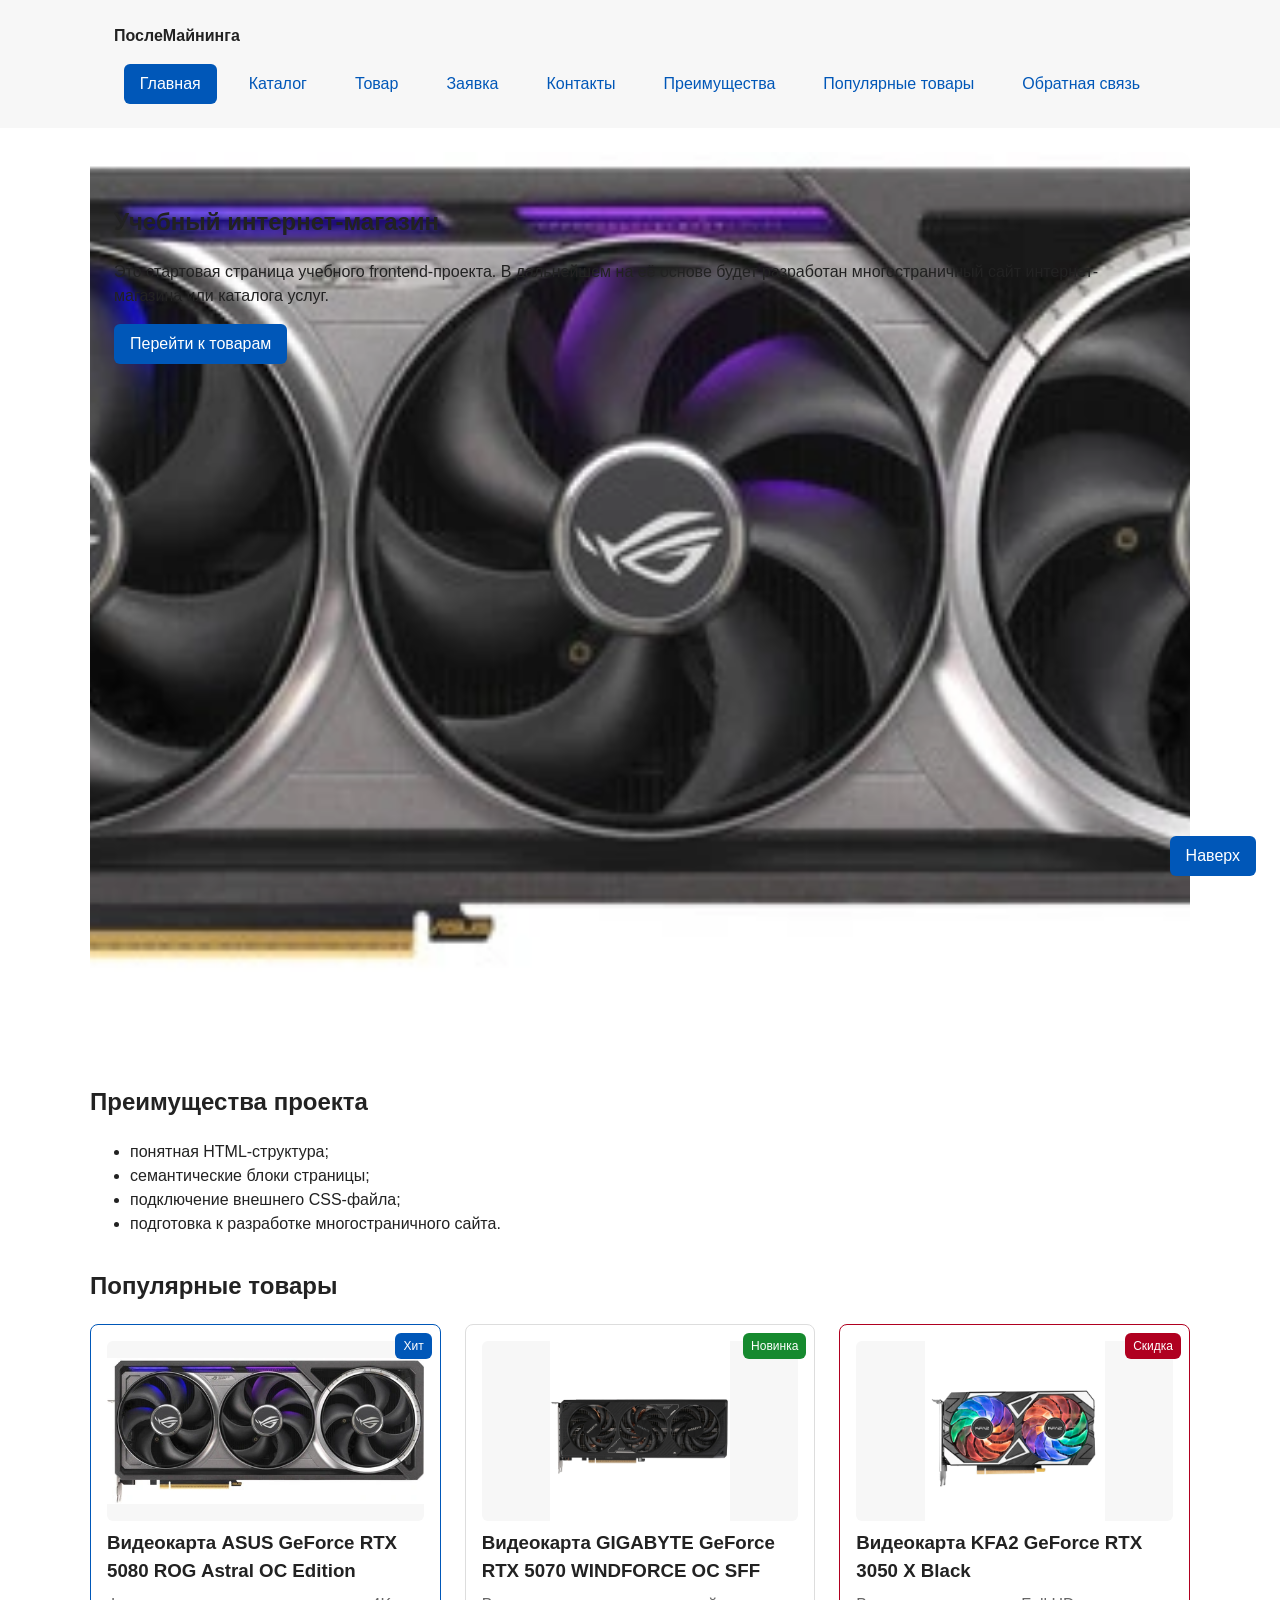
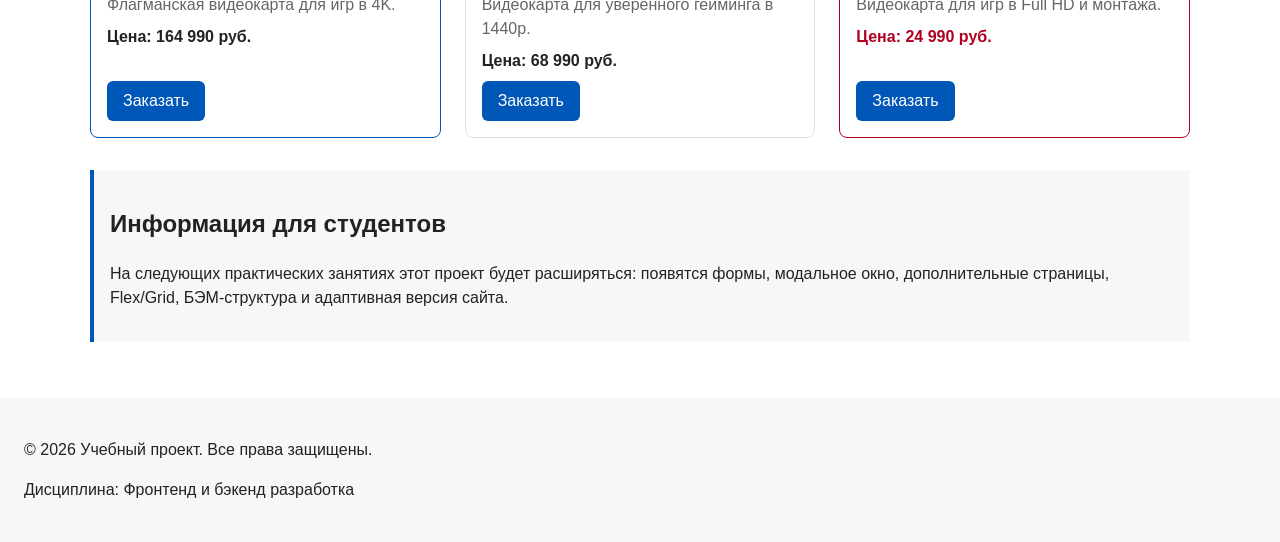
<file: index.html>
<!DOCTYPE html>
<html lang="ru">
    <head>
        <meta charset="UTF-8">
        <meta name="viewport" content="width=device-width, initial-scale=1.0">
        <meta name="description" content="Главная страница учебного интернет-магазина.">
        <title>Главная — Учебный интернет-магазин</title>
        <link rel="stylesheet" href="css/style.css">
        <script src="js/main.js" defer></script>
    </head>
    <body id="top">
        <header class="site-header">
            <div class="site-header__inner">
                <a class="site-header__logo" href="index.html">ПослеМайнинга</a>
                <nav class="site-nav" aria-label="Основная навигация">
                    <ul class="site-nav__list">
                        <li class="site-nav__item">
                            <a class="site-nav__link site-nav__link--active" href="index.html">Главная</a>
                        </li>
                        <li class="site-nav__item">
                            <a class="site-nav__link" href="catalog.html">Каталог</a>
                        </li>
                        <li class="site-nav__item">
                            <a class="site-nav__link" href="product.html">Товар</a>
                        </li>
                        <li class="site-nav__item">
                            <a class="site-nav__link" href="order.html">Заявка</a>
                        </li>
                        <li class="site-nav__item">
                            <a class="site-nav__link" href="contacts.html">Контакты</a>
                        </li>
                        <li class="site-nav__item">
                            <a class="site-nav__link" href="index.html#advantages">Преимущества</a>
                        </li>
                        <li class="site-nav__item">
                            <a class="site-nav__link" href="index.html#popular">Популярные товары</a>
                        </li>
                        <li class="site-nav__item">
                            <a class="site-nav__link" href="index.html#contacts">Обратная связь</a>
                        </li>
                    </ul>
                </nav>
            </div>
        </header>

        

        <main>

            <!-- Основное содержимое страницы -->
            <section class="hero">
                <h1>Учебный интернет-магазин</h1>
                <p>
                    Это стартовая страница учебного frontend-проекта.
                    В дальнейшем на её основе будет разработан многостраничный сайт
                    интернет-магазина или каталога услуг.
                </p>
                <a class="button button--primary" href="#popular">Перейти к товарам</a>
            </section>

            <section class="section" id="advantages">
            <h2>Преимущества проекта</h2>
                <ul class="advantages-list">
                    <li>понятная HTML-структура;</li>
                    <li>семантические блоки страницы;</li>
                    <li>подключение внешнего CSS-файла;</li>
                    <li>подготовка к разработке многостраничного сайта.</li>
                </ul>
            </section>

            <section class="section" id="popular">
                <h2>Популярные товары</h2>

                <div class="products-grid">
                    <article class="product-card product-card--featured">
                        <img class="product-card__image" src="images/Видеокарта ASUS GeForce RTX 5080 ROG Astral OC Edition.webp" alt="Видеокарта ASUS GeForce RTX 5080 ROG Astral OC Edition" loading="lazy">
                        <span class="product-card__badge">Хит</span>
                        <h3 class="product-card__title">Видеокарта ASUS GeForce RTX 5080 ROG Astral OC Edition</h3>
                        <p class="product-card__description">Флагманская видеокарта для игр в 4K.</p>
                        <p class="product-card__price">Цена: 164 990 руб.</p>
                        <button class="button button--primary product-card__button" type="button" data-product="Видеокарта ASUS GeForce RTX 5080 ROG Astral OC Edition">
                            Заказать
                        </button>
                    </article>

                    <article class="product-card">
                        <img class="product-card__image" src="images/Видеокарта GIGABYTE GeForce RTX 5070 WINDFORCE OC SFF.webp" alt="Видеокарта GIGABYTE GeForce RTX 5070 WINDFORCE OC SFF" loading="lazy">
                        <span class="product-card__badge product-card__badge--new">Новинка</span>
                        <h3 class="product-card__title">Видеокарта GIGABYTE GeForce RTX 5070 WINDFORCE OC SFF</h3>
                        <p class="product-card__description">Видеокарта для уверенного гейминга в 1440p.</p>
                        <p class="product-card__price">Цена: 68 990 руб.</p>
                        <button class="button button--primary product-card__button" type="button" data-product="Видеокарта GIGABYTE GeForce RTX 5070 WINDFORCE OC SFF">
                            Заказать
                        </button>
                    </article>

                    <article class="product-card product-card--discount">
                        <img class="product-card__image" src="images/Видеокарта KFA2 GeForce RTX 3050 X Black.webp" alt="Видеокарта KFA2 GeForce RTX 3050 X Black" loading="lazy">
                        <span class="product-card__badge product-card__badge--discount">Скидка</span>
                        <h3 class="product-card__title">Видеокарта KFA2 GeForce RTX 3050 X Black</h3>
                        <p class="product-card__description">Видеокарта для игр в Full HD и монтажа.</p>
                        <p class="product-card__price">Цена: 24 990 руб.</p>
                        <button class="button button--primary product-card__button" type="button" data-product="Видеокарта KFA2 GeForce RTX 3050 X Black">
                            Заказать
                        </button>
                    </article>
                </div>
            </section>

            <aside class="aside-info">
                <h2>Информация для студентов</h2>
                <p>
                    На следующих практических занятиях этот проект будет расширяться:
                    появятся формы, модальное окно, дополнительные страницы, Flex/Grid,
                    БЭМ-структура и адаптивная версия сайта.
                </p>
            </aside>

        </main>

        <footer class="site-footer" id="contacts">
            <p>&copy; 2026 Учебный проект. Все права защищены.</p>
            <p>Дисциплина: Фронтенд и бэкенд разработка</p>
        </footer>

        <dialog class="order-dialog" id="order-dialog" aria-labelledby="order-dialog-title">
            <h2 class="order-dialog__title" id="order-dialog-title">Оформление заявки</h2>

            <form class="order-form" id="order-form" action="#" method="post" novalidate>
                <input id="selected-product" name="selected-product" type="hidden">

                <div class="order-form__field">
                <label class="order-form__label" for="order-name">Имя</label>
                <input
                    class="order-form__input"
                    id="order-name"
                    name="name"
                    type="text"
                    placeholder="Введите ваше имя"
                    minlength="2"
                    autocomplete="given-name"
                    required
                >
                </div>

                <div class="order-form__field">
                <label class="order-form__label" for="order-email">E-mail</label>
                <input
                    class="order-form__input"
                    id="order-email"
                    name="email"
                    type="email"
                    placeholder="example@mail.ru"
                    autocomplete="email"
                    required
                >
                </div>

                <div class="order-form__field">
                <label class="order-form__label" for="order-phone">Телефон</label>
                <input
                    class="order-form__input"
                    id="order-phone"
                    name="phone"
                    type="tel"
                    inputmode="tel"
                    placeholder="+7 (900) 000-00-00"
                    pattern="^\+7 \(\d{3}\) \d{3}-\d{2}-\d{2}$"
                    required
                >
                <small class="order-form__hint">Формат: +7 (900) 000-00-00</small>
                </div>

                <div class="order-form__field">
                <label class="order-form__label" for="order-date">Дата связи</label>
                <input
                    class="order-form__input"
                    id="order-date"
                    name="date"
                    type="date"
                >
                </div>

                <div class="order-form__field">
                <label class="order-form__label" for="order-topic">Тема заявки</label>
                <select class="order-form__select" id="order-topic" name="topic" required>
                    <option value="">Выберите тему</option>
                    <option value="product">Заказ товара</option>
                    <option value="consultation">Консультация</option>
                    <option value="delivery">Доставка</option>
                </select>
                </div>

                <div class="order-form__field">
                <label class="order-form__label" for="order-comment">Комментарий</label>
                <textarea
                    class="order-form__textarea"
                    id="order-comment"
                    name="comment"
                    rows="4"
                    placeholder="Укажите дополнительную информацию"
                ></textarea>
                </div>

                <div class="order-form__field order-form__field--checkbox">
                    <label class="order-form__label">
                        <input
                        class="order-form__input"
                        id="order-agreement"
                        name="agreement"
                        type="checkbox"
                        required
                        >
                        Я согласен на обработку данных
                </label>
                </div>
                <div class="order-form__actions">
                    <button class="button button--secondary" type="button" id="close-order-dialog">Закрыть</button>
                    <button class="button button--primary" type="submit">Отправить заявку</button>
                </div>
            </form>
        </dialog>

        <a class="scroll-up" href="#top">Наверх</a>

    </body>
</html>
</file>
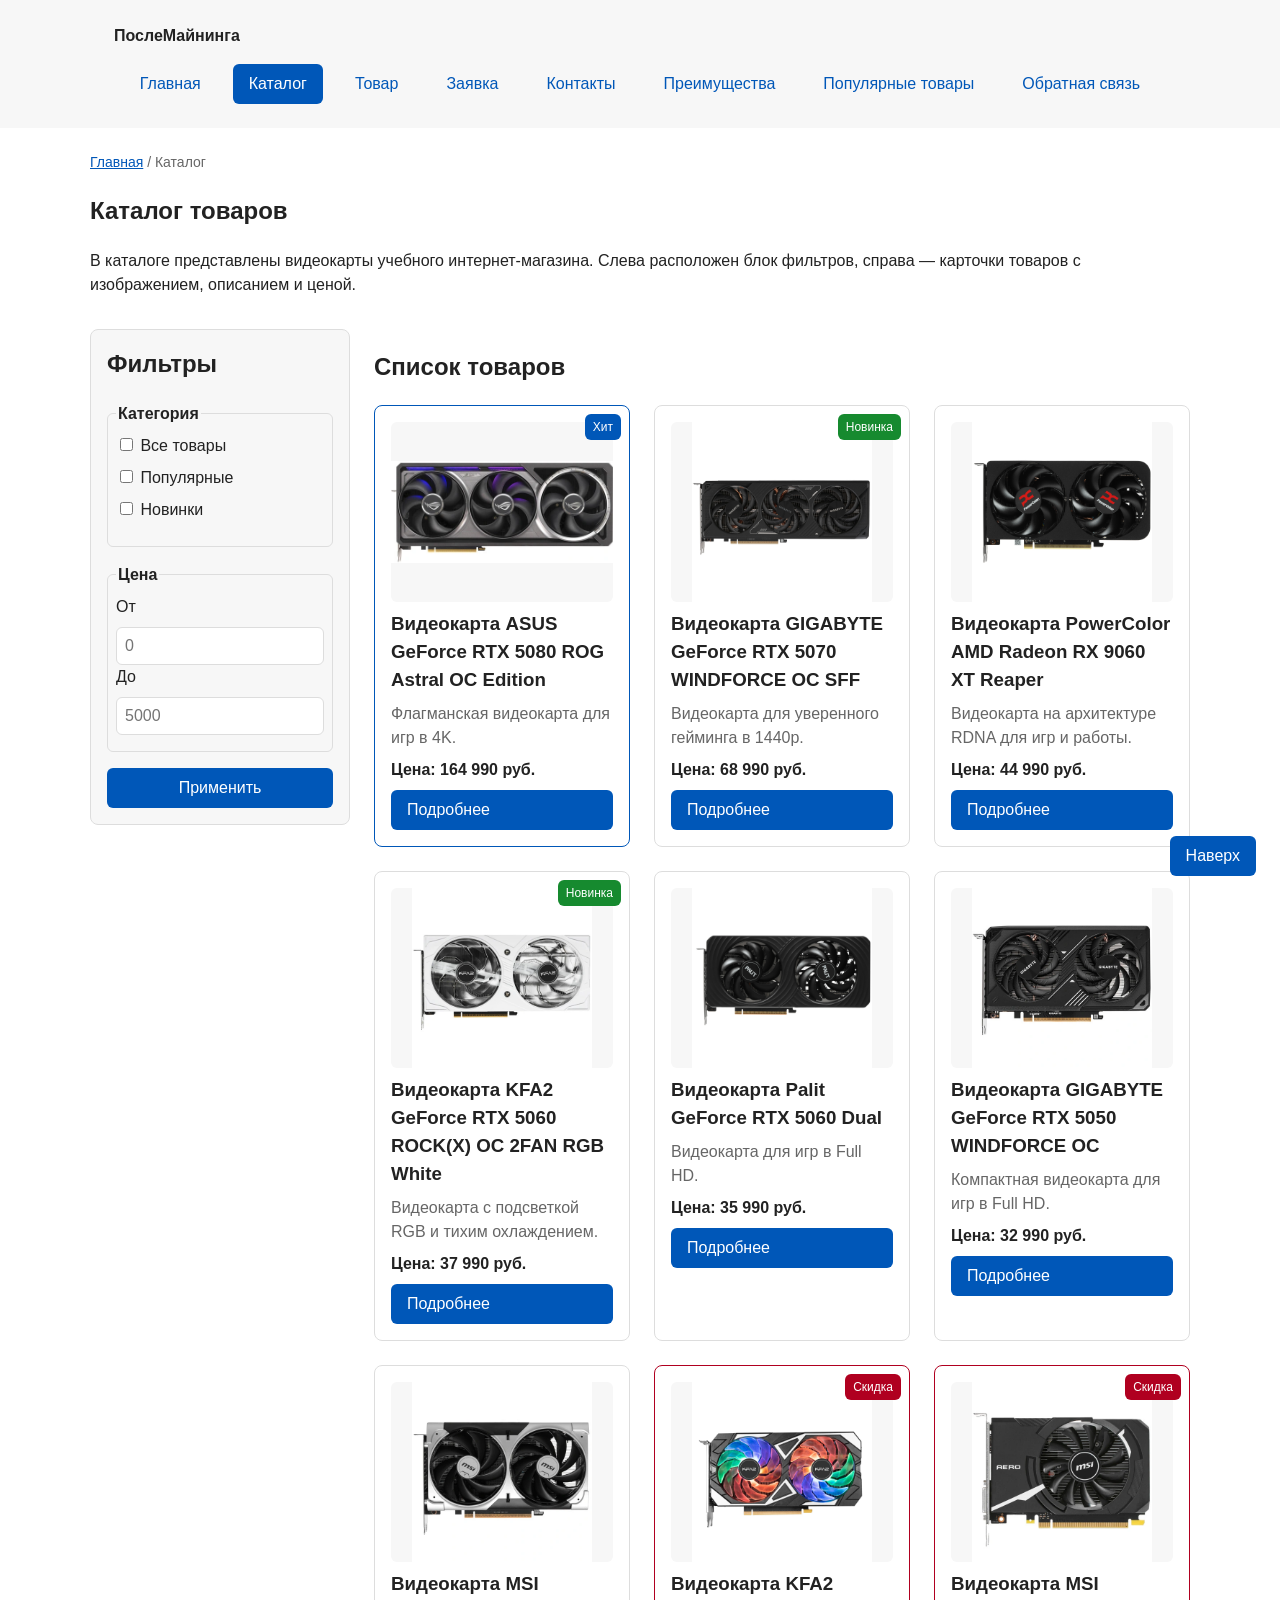
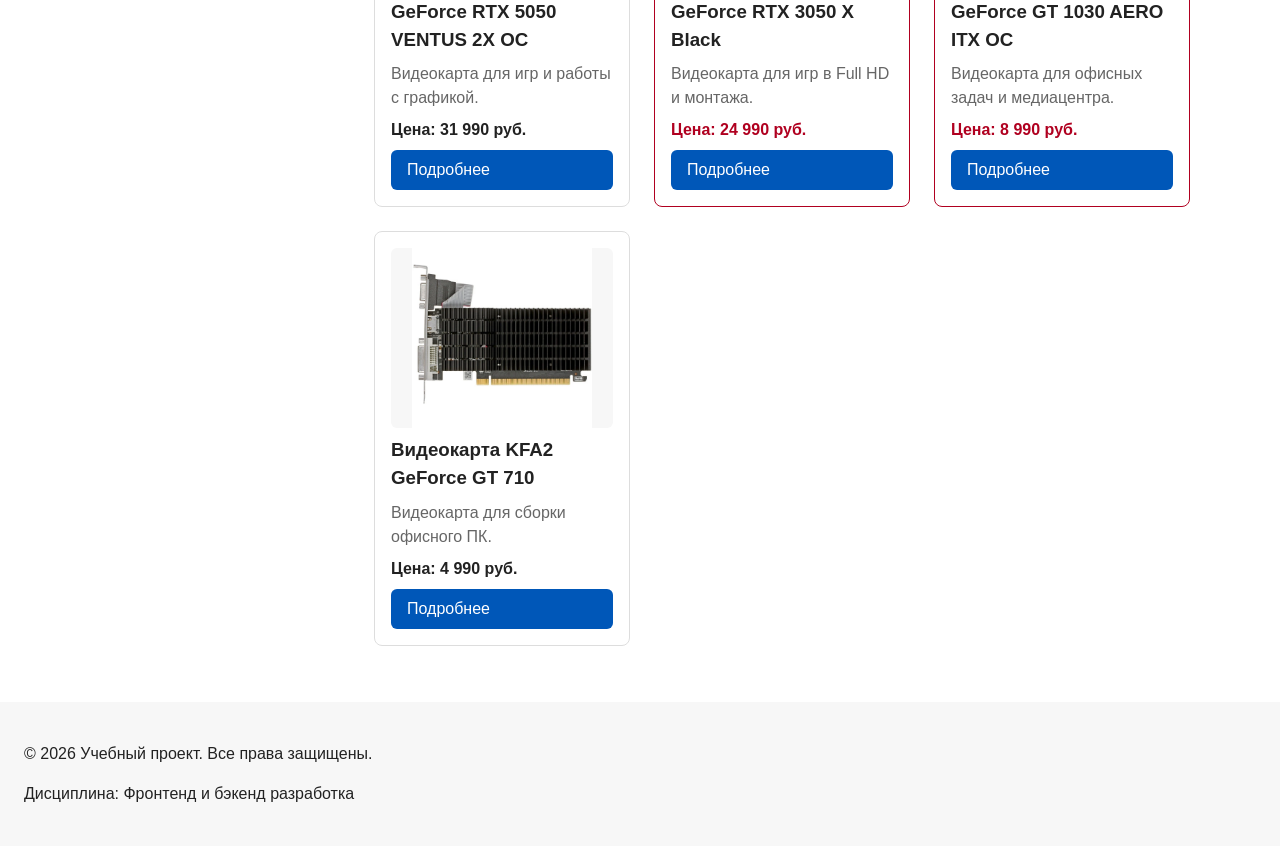
<file: catalog.html>
<!DOCTYPE html>
<html lang="ru">
    <head>
        <meta charset="UTF-8">
        <meta name="viewport" content="width=device-width, initial-scale=1.0">
        <meta name="description" content="Каталог товаров учебного интернет-магазина.">
        <title>Каталог товаров — Учебный интернет-магазин</title>
        <link rel="stylesheet" href="css/style.css">
    </head>
    <body id="top">
        <header class="site-header">
            <div class="site-header__inner">
                <a class="site-header__logo" href="index.html">ПослеМайнинга</a>
                <nav class="site-nav" aria-label="Основная навигация">
                    <ul class="site-nav__list">
                        <li class="site-nav__item">
                            <a class="site-nav__link" href="index.html">Главная</a>
                        </li>
                        <li class="site-nav__item">
                            <a class="site-nav__link site-nav__link--active" href="catalog.html">Каталог</a>
                        </li>
                        <li class="site-nav__item">
                            <a class="site-nav__link" href="product.html">Товар</a>
                        </li>
                        <li class="site-nav__item">
                            <a class="site-nav__link" href="order.html">Заявка</a>
                        </li>
                        <li class="site-nav__item">
                            <a class="site-nav__link" href="contacts.html">Контакты</a>
                        </li>
                        <li class="site-nav__item">
                            <a class="site-nav__link" href="index.html#advantages">Преимущества</a>
                        </li>
                        <li class="site-nav__item">
                            <a class="site-nav__link" href="index.html#popular">Популярные товары</a>
                        </li>
                        <li class="site-nav__item">
                            <a class="site-nav__link" href="index.html#contacts">Обратная связь</a>
                        </li>
                    </ul>
                </nav>
            </div>
        </header>

        <main>
            <nav class="breadcrumbs" aria-label="Хлебные крошки">
                <a class="breadcrumbs__link" href="index.html">Главная</a>
                <span class="breadcrumbs__current">Каталог</span>
            </nav>

            <section class="section">
                <h1>Каталог товаров</h1>
                <p>
                    В каталоге представлены видеокарты учебного интернет-магазина.
                    Слева расположен блок фильтров, справа — карточки товаров с
                    изображением, описанием и ценой.
                </p>
            </section>

            <div class="catalog-layout">
                <aside class="catalog-filters">
                    <h2>Фильтры</h2>

                    <form class="filters-form" action="#" method="get">
                        <fieldset>
                            <legend>Категория</legend>
                            <label>
                                <input type="checkbox" name="category" value="all">
                                Все товары
                            </label>
                            <label>
                                <input type="checkbox" name="category" value="popular">
                                Популярные
                            </label>
                            <label>
                                <input type="checkbox" name="category" value="new">
                                Новинки
                            </label>
                        </fieldset>

                        <fieldset>
                            <legend>Цена</legend>
                            <label for="price-from">От</label>
                            <input id="price-from" name="price-from" type="number" min="0" placeholder="0">
                            <label for="price-to">До</label>
                            <input id="price-to" name="price-to" type="number" min="0" placeholder="5000">
                        </fieldset>

                        <button class="button button--primary" type="submit">Применить</button>
                    </form>
                </aside>

                <section class="catalog-products">
                    <h2>Список товаров</h2>

                    <div class="products-grid">
                        <article class="product-card product-card--featured">
                            <img class="product-card__image" src="images/Видеокарта ASUS GeForce RTX 5080 ROG Astral OC Edition.webp" alt="Видеокарта ASUS GeForce RTX 5080 ROG Astral OC Edition" loading="lazy">
                            <span class="product-card__badge">Хит</span>
                            <h3 class="product-card__title">Видеокарта ASUS GeForce RTX 5080 ROG Astral OC Edition</h3>
                            <p class="product-card__description">Флагманская видеокарта для игр в 4K.</p>
                            <p class="product-card__price">Цена: 164 990 руб.</p>
                            <a class="button button--primary" href="product.html?id=asus-rtx-5080">Подробнее</a>
                        </article>

                        <article class="product-card">
                            <img class="product-card__image" src="images/Видеокарта GIGABYTE GeForce RTX 5070 WINDFORCE OC SFF.webp" alt="Видеокарта GIGABYTE GeForce RTX 5070 WINDFORCE OC SFF" loading="lazy">
                            <span class="product-card__badge product-card__badge--new">Новинка</span>
                            <h3 class="product-card__title">Видеокарта GIGABYTE GeForce RTX 5070 WINDFORCE OC SFF</h3>
                            <p class="product-card__description">Видеокарта для уверенного гейминга в 1440p.</p>
                            <p class="product-card__price">Цена: 68 990 руб.</p>
                            <a class="button button--primary" href="product.html?id=gigabyte-rtx-5070">Подробнее</a>
                        </article>

                        <article class="product-card">
                            <img class="product-card__image" src="images/Видеокарта PowerColor AMD Radeon RX 9060 XT Reaper.webp" alt="Видеокарта PowerColor AMD Radeon RX 9060 XT Reaper" loading="lazy">
                            <h3 class="product-card__title">Видеокарта PowerColor AMD Radeon RX 9060 XT Reaper</h3>
                            <p class="product-card__description">Видеокарта на архитектуре RDNA для игр и работы.</p>
                            <p class="product-card__price">Цена: 44 990 руб.</p>
                            <a class="button button--primary" href="product.html?id=powercolor-rx-9060-xt">Подробнее</a>
                        </article>

                        <article class="product-card">
                            <img class="product-card__image" src="images/Видеокарта KFA2 GeForce RTX 5060 ROCK(X) OC 2FAN RGB White.webp" alt="Видеокарта KFA2 GeForce RTX 5060 ROCK(X) OC 2FAN RGB White" loading="lazy">
                            <span class="product-card__badge product-card__badge--new">Новинка</span>
                            <h3 class="product-card__title">Видеокарта KFA2 GeForce RTX 5060 ROCK(X) OC 2FAN RGB White</h3>
                            <p class="product-card__description">Видеокарта с подсветкой RGB и тихим охлаждением.</p>
                            <p class="product-card__price">Цена: 37 990 руб.</p>
                            <a class="button button--primary" href="product.html?id=kfa2-rtx-5060">Подробнее</a>
                        </article>

                        <article class="product-card">
                            <img class="product-card__image" src="images/Видеокарта Palit GeForce RTX 5060 Dual.webp" alt="Видеокарта Palit GeForce RTX 5060 Dual" loading="lazy">
                            <h3 class="product-card__title">Видеокарта Palit GeForce RTX 5060 Dual</h3>
                            <p class="product-card__description">Видеокарта для игр в Full HD.</p>
                            <p class="product-card__price">Цена: 35 990 руб.</p>
                            <a class="button button--primary" href="product.html?id=palit-rtx-5060">Подробнее</a>
                        </article>

                        <article class="product-card">
                            <img class="product-card__image" src="images/Видеокарта GIGABYTE GeForce RTX 5050 WINDFORCE OC.webp" alt="Видеокарта GIGABYTE GeForce RTX 5050 WINDFORCE OC" loading="lazy">
                            <h3 class="product-card__title">Видеокарта GIGABYTE GeForce RTX 5050 WINDFORCE OC</h3>
                            <p class="product-card__description">Компактная видеокарта для игр в Full HD.</p>
                            <p class="product-card__price">Цена: 32 990 руб.</p>
                            <a class="button button--primary" href="product.html?id=gigabyte-rtx-5050">Подробнее</a>
                        </article>

                        <article class="product-card">
                            <img class="product-card__image" src="images/Видеокарта MSI GeForce RTX 5050 VENTUS 2X OC.webp" alt="Видеокарта MSI GeForce RTX 5050 VENTUS 2X OC" loading="lazy">
                            <h3 class="product-card__title">Видеокарта MSI GeForce RTX 5050 VENTUS 2X OC</h3>
                            <p class="product-card__description">Видеокарта для игр и работы с графикой.</p>
                            <p class="product-card__price">Цена: 31 990 руб.</p>
                            <a class="button button--primary" href="product.html?id=msi-rtx-5050">Подробнее</a>
                        </article>

                        <article class="product-card product-card--discount">
                            <img class="product-card__image" src="images/Видеокарта KFA2 GeForce RTX 3050 X Black.webp" alt="Видеокарта KFA2 GeForce RTX 3050 X Black" loading="lazy">
                            <span class="product-card__badge product-card__badge--discount">Скидка</span>
                            <h3 class="product-card__title">Видеокарта KFA2 GeForce RTX 3050 X Black</h3>
                            <p class="product-card__description">Видеокарта для игр в Full HD и монтажа.</p>
                            <p class="product-card__price">Цена: 24 990 руб.</p>
                            <a class="button button--primary" href="product.html?id=kfa2-rtx-3050">Подробнее</a>
                        </article>

                        <article class="product-card product-card--discount">
                            <img class="product-card__image" src="images/Видеокарта MSI GeForce GT 1030 AERO ITX OC.webp" alt="Видеокарта MSI GeForce GT 1030 AERO ITX OC" loading="lazy">
                            <span class="product-card__badge product-card__badge--discount">Скидка</span>
                            <h3 class="product-card__title">Видеокарта MSI GeForce GT 1030 AERO ITX OC</h3>
                            <p class="product-card__description">Видеокарта для офисных задач и медиацентра.</p>
                            <p class="product-card__price">Цена: 8 990 руб.</p>
                            <a class="button button--primary" href="product.html?id=msi-gt-1030">Подробнее</a>
                        </article>

                        <article class="product-card">
                            <img class="product-card__image" src="images/Видеокарта KFA2 GeForce GT 710.webp" alt="Видеокарта KFA2 GeForce GT 710" loading="lazy">
                            <h3 class="product-card__title">Видеокарта KFA2 GeForce GT 710</h3>
                            <p class="product-card__description">Видеокарта для сборки офисного ПК.</p>
                            <p class="product-card__price">Цена: 4 990 руб.</p>
                            <a class="button button--primary" href="product.html?id=kfa2-gt-710">Подробнее</a>
                        </article>
                    </div>
                </section>
            </div>
        </main>

        <footer class="site-footer" id="contacts">
            <p>&copy; 2026 Учебный проект. Все права защищены.</p>
            <p>Дисциплина: Фронтенд и бэкенд разработка</p>
        </footer>

        <a class="scroll-up" href="#top">Наверх</a>
    </body>
</html>
</file>
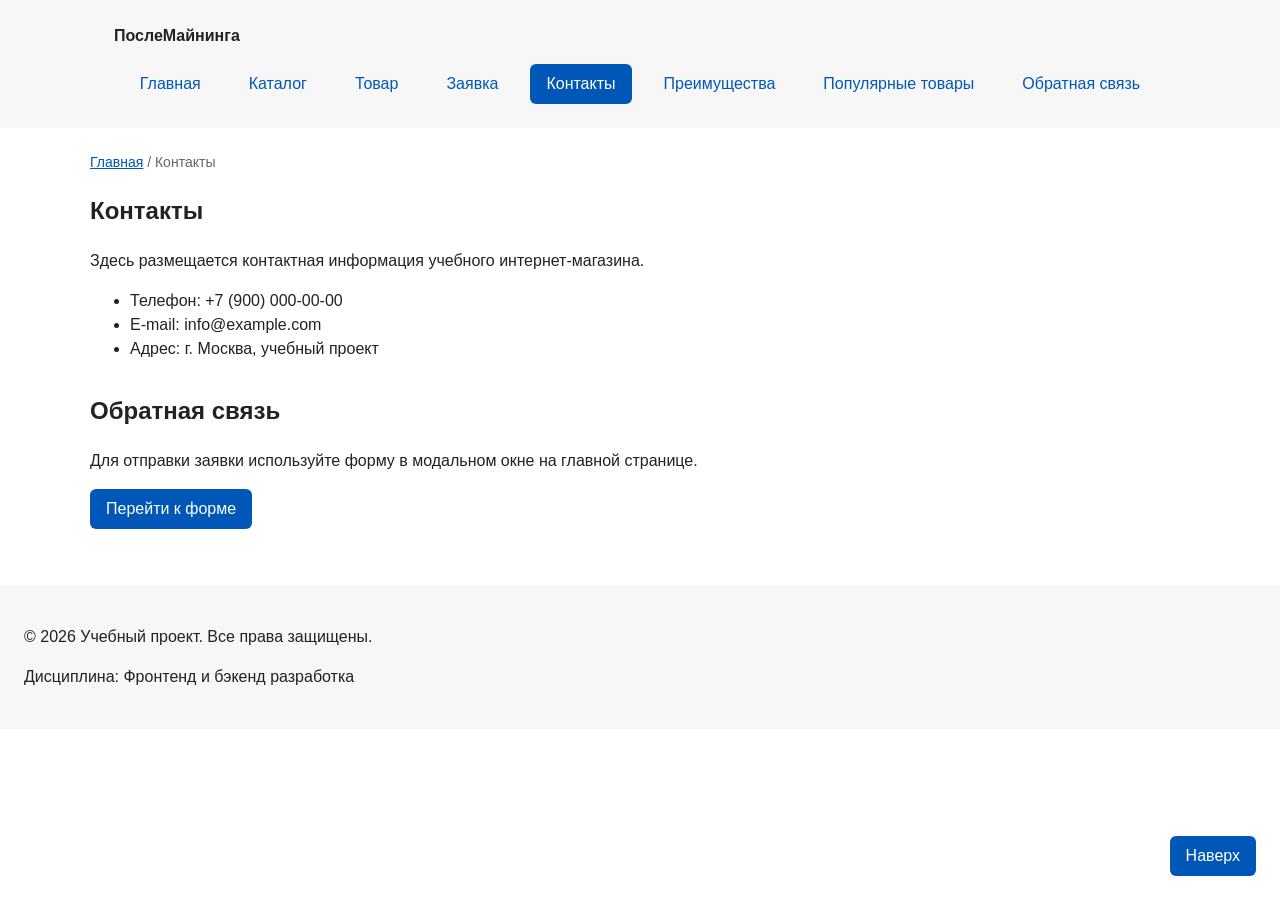
<file: contacts.html>
<!DOCTYPE html>
<html lang="ru">
    <head>
        <meta charset="UTF-8">
        <meta name="viewport" content="width=device-width, initial-scale=1.0">
        <meta name="description" content="Контактная информация учебного интернет-магазина.">
        <title>Контакты — Учебный интернет-магазин</title>
        <link rel="stylesheet" href="css/style.css">
    </head>
    <body id="top">
        <header class="site-header">
            <div class="site-header__inner">
                <a class="site-header__logo" href="index.html">ПослеМайнинга</a>
                <nav class="site-nav" aria-label="Основная навигация">
                    <ul class="site-nav__list">
                        <li class="site-nav__item">
                            <a class="site-nav__link" href="index.html">Главная</a>
                        </li>
                        <li class="site-nav__item">
                            <a class="site-nav__link" href="catalog.html">Каталог</a>
                        </li>
                        <li class="site-nav__item">
                            <a class="site-nav__link" href="product.html">Товар</a>
                        </li>
                        <li class="site-nav__item">
                            <a class="site-nav__link" href="order.html">Заявка</a>
                        </li>
                        <li class="site-nav__item">
                            <a class="site-nav__link site-nav__link--active" href="contacts.html">Контакты</a>
                        </li>
                        <li class="site-nav__item">
                            <a class="site-nav__link" href="index.html#advantages">Преимущества</a>
                        </li>
                        <li class="site-nav__item">
                            <a class="site-nav__link" href="index.html#popular">Популярные товары</a>
                        </li>
                        <li class="site-nav__item">
                            <a class="site-nav__link" href="index.html#contacts">Обратная связь</a>
                        </li>
                    </ul>
                </nav>
            </div>
        </header>

        <main>
            <nav class="breadcrumbs" aria-label="Хлебные крошки">
                <a class="breadcrumbs__link" href="index.html">Главная</a>
                <span class="breadcrumbs__current">Контакты</span>
            </nav>

            <section class="section">
                <h1>Контакты</h1>
                <p>
                    Здесь размещается контактная информация учебного интернет-магазина.
                </p>

                <ul>
                    <li>Телефон: +7 (900) 000-00-00</li>
                    <li>E-mail: info@example.com</li>
                    <li>Адрес: г. Москва, учебный проект</li>
                </ul>
            </section>

            <section class="section" id="feedback">
                <h2>Обратная связь</h2>
                <p>
                    Для отправки заявки используйте форму в модальном окне на главной странице.
                </p>
                <a class="button button--primary" href="index.html#contacts">Перейти к форме</a>
            </section>
        </main>

        <footer class="site-footer" id="contacts">
            <p>&copy; 2026 Учебный проект. Все права защищены.</p>
            <p>Дисциплина: Фронтенд и бэкенд разработка</p>
        </footer>

        <a class="scroll-up" href="#top">Наверх</a>
    </body>
</html>
</file>
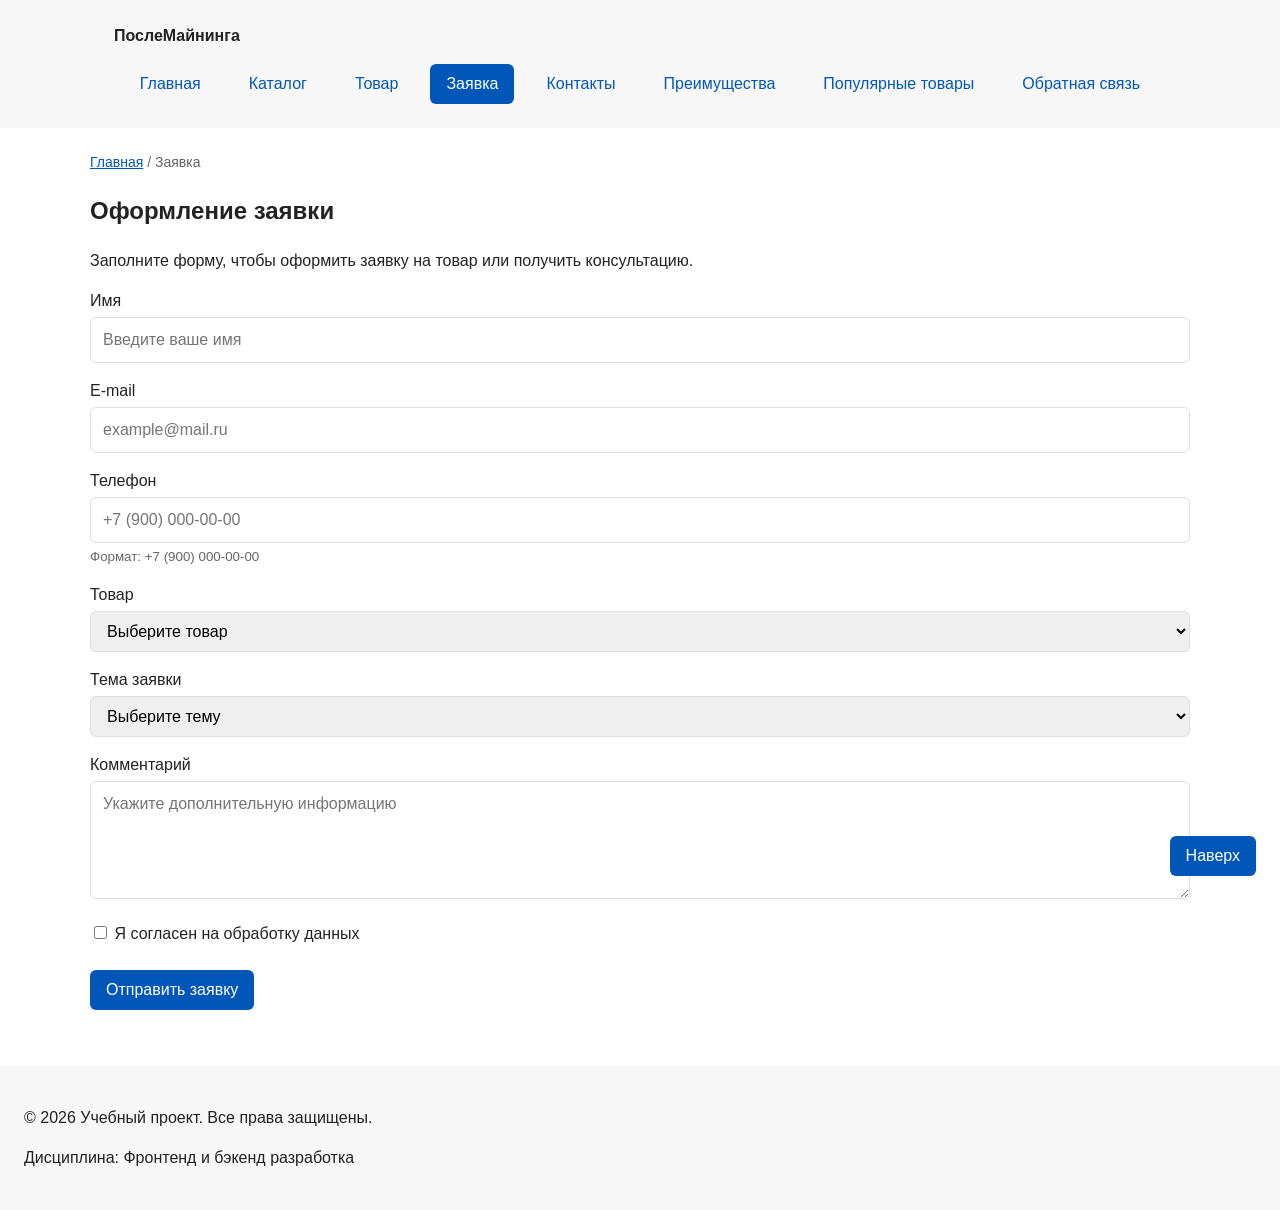
<file: order.html>
<!DOCTYPE html>
<html lang="ru">
    <head>
        <meta charset="UTF-8">
        <meta name="viewport" content="width=device-width, initial-scale=1.0">
        <meta name="description" content="Форма оформления заявки учебного интернет-магазина.">
        <title>Оформление заявки — Учебный интернет-магазин</title>
        <link rel="stylesheet" href="css/style.css">
        <script src="js/order.js" defer></script>
    </head>
    <body id="top">
        <header class="site-header">
            <div class="site-header__inner">
                <a class="site-header__logo" href="index.html">ПослеМайнинга</a>
                <nav class="site-nav" aria-label="Основная навигация">
                    <ul class="site-nav__list">
                        <li class="site-nav__item">
                            <a class="site-nav__link" href="index.html">Главная</a>
                        </li>
                        <li class="site-nav__item">
                            <a class="site-nav__link" href="catalog.html">Каталог</a>
                        </li>
                        <li class="site-nav__item">
                            <a class="site-nav__link" href="product.html">Товар</a>
                        </li>
                        <li class="site-nav__item">
                            <a class="site-nav__link site-nav__link--active" href="order.html">Заявка</a>
                        </li>
                        <li class="site-nav__item">
                            <a class="site-nav__link" href="contacts.html">Контакты</a>
                        </li>
                        <li class="site-nav__item">
                            <a class="site-nav__link" href="index.html#advantages">Преимущества</a>
                        </li>
                        <li class="site-nav__item">
                            <a class="site-nav__link" href="index.html#popular">Популярные товары</a>
                        </li>
                        <li class="site-nav__item">
                            <a class="site-nav__link" href="index.html#contacts">Обратная связь</a>
                        </li>
                    </ul>
                </nav>
            </div>
        </header>

        <main>
            <nav class="breadcrumbs" aria-label="Хлебные крошки">
                <a class="breadcrumbs__link" href="index.html">Главная</a>
                <span class="breadcrumbs__current">Заявка</span>
            </nav>

            <section class="section">
                <h1>Оформление заявки</h1>
                <p>
                    Заполните форму, чтобы оформить заявку на товар или получить консультацию.
                </p>

                <form class="order-form" id="order-form" action="#" method="post">
                    <div class="order-form__field">
                        <label class="order-form__label" for="order-name">Имя</label>
                        <input
                            class="order-form__input"
                            id="order-name"
                            name="name"
                            type="text"
                            placeholder="Введите ваше имя"
                            minlength="2"
                            autocomplete="given-name"
                            required
                        >
                    </div>

                    <div class="order-form__field">
                        <label class="order-form__label" for="order-email">E-mail</label>
                        <input
                            class="order-form__input"
                            id="order-email"
                            name="email"
                            type="email"
                            placeholder="example@mail.ru"
                            autocomplete="email"
                            required
                        >
                    </div>

                    <div class="order-form__field">
                        <label class="order-form__label" for="order-phone">Телефон</label>
                        <input
                            class="order-form__input"
                            id="order-phone"
                            name="phone"
                            type="tel"
                            inputmode="tel"
                            placeholder="+7 (900) 000-00-00"
                            pattern="^\+7 \(\d{3}\) \d{3}-\d{2}-\d{2}$"
                            required
                        >
                        <small class="order-form__hint">Формат: +7 (900) 000-00-00</small>
                    </div>

                    <div class="order-form__field">
                        <label class="order-form__label" for="order-product">Товар</label>
                        <select class="order-form__select" id="order-product" name="product" required>
                            <option value="">Выберите товар</option>
                            <option value="asus-rtx-5080">Видеокарта ASUS GeForce RTX 5080 ROG Astral OC Edition — 164 990 руб.</option>
                            <option value="gigabyte-rtx-5070">Видеокарта GIGABYTE GeForce RTX 5070 WINDFORCE OC SFF — 68 990 руб.</option>
                            <option value="powercolor-rx-9060-xt">Видеокарта PowerColor AMD Radeon RX 9060 XT Reaper — 44 990 руб.</option>
                            <option value="kfa2-rtx-5060">Видеокарта KFA2 GeForce RTX 5060 ROCK(X) OC 2FAN RGB White — 37 990 руб.</option>
                            <option value="palit-rtx-5060">Видеокарта Palit GeForce RTX 5060 Dual — 35 990 руб.</option>
                            <option value="gigabyte-rtx-5050">Видеокарта GIGABYTE GeForce RTX 5050 WINDFORCE OC — 32 990 руб.</option>
                            <option value="msi-rtx-5050">Видеокарта MSI GeForce RTX 5050 VENTUS 2X OC — 31 990 руб.</option>
                            <option value="kfa2-rtx-3050">Видеокарта KFA2 GeForce RTX 3050 X Black — 24 990 руб.</option>
                            <option value="msi-gt-1030">Видеокарта MSI GeForce GT 1030 AERO ITX OC — 8 990 руб.</option>
                            <option value="kfa2-gt-710">Видеокарта KFA2 GeForce GT 710 — 4 990 руб.</option>
                        </select>
                    </div>

                    <div class="order-form__field">
                        <label class="order-form__label" for="order-topic">Тема заявки</label>
                        <select class="order-form__select" id="order-topic" name="topic" required>
                            <option value="">Выберите тему</option>
                            <option value="product">Заказ товара</option>
                            <option value="consultation">Консультация</option>
                            <option value="delivery">Доставка</option>
                        </select>
                    </div>

                    <div class="order-form__field">
                        <label class="order-form__label" for="order-comment">Комментарий</label>
                        <textarea
                            class="order-form__textarea"
                            id="order-comment"
                            name="comment"
                            rows="4"
                            placeholder="Укажите дополнительную информацию"
                        ></textarea>
                    </div>

                    <div class="order-form__field order-form__field--checkbox">
                        <label class="order-form__label">
                            <input
                                class="order-form__input"
                                id="order-agreement"
                                name="agreement"
                                type="checkbox"
                                required
                            >
                            Я согласен на обработку данных
                        </label>
                    </div>

                    <div class="order-form__actions">
                        <button class="button button--primary" type="submit">Отправить заявку</button>
                    </div>
                </form>
            </section>
        </main>

        <footer class="site-footer" id="contacts">
            <p>&copy; 2026 Учебный проект. Все права защищены.</p>
            <p>Дисциплина: Фронтенд и бэкенд разработка</p>
        </footer>

        <a class="scroll-up" href="#top">Наверх</a>
    </body>
</html>
</file>
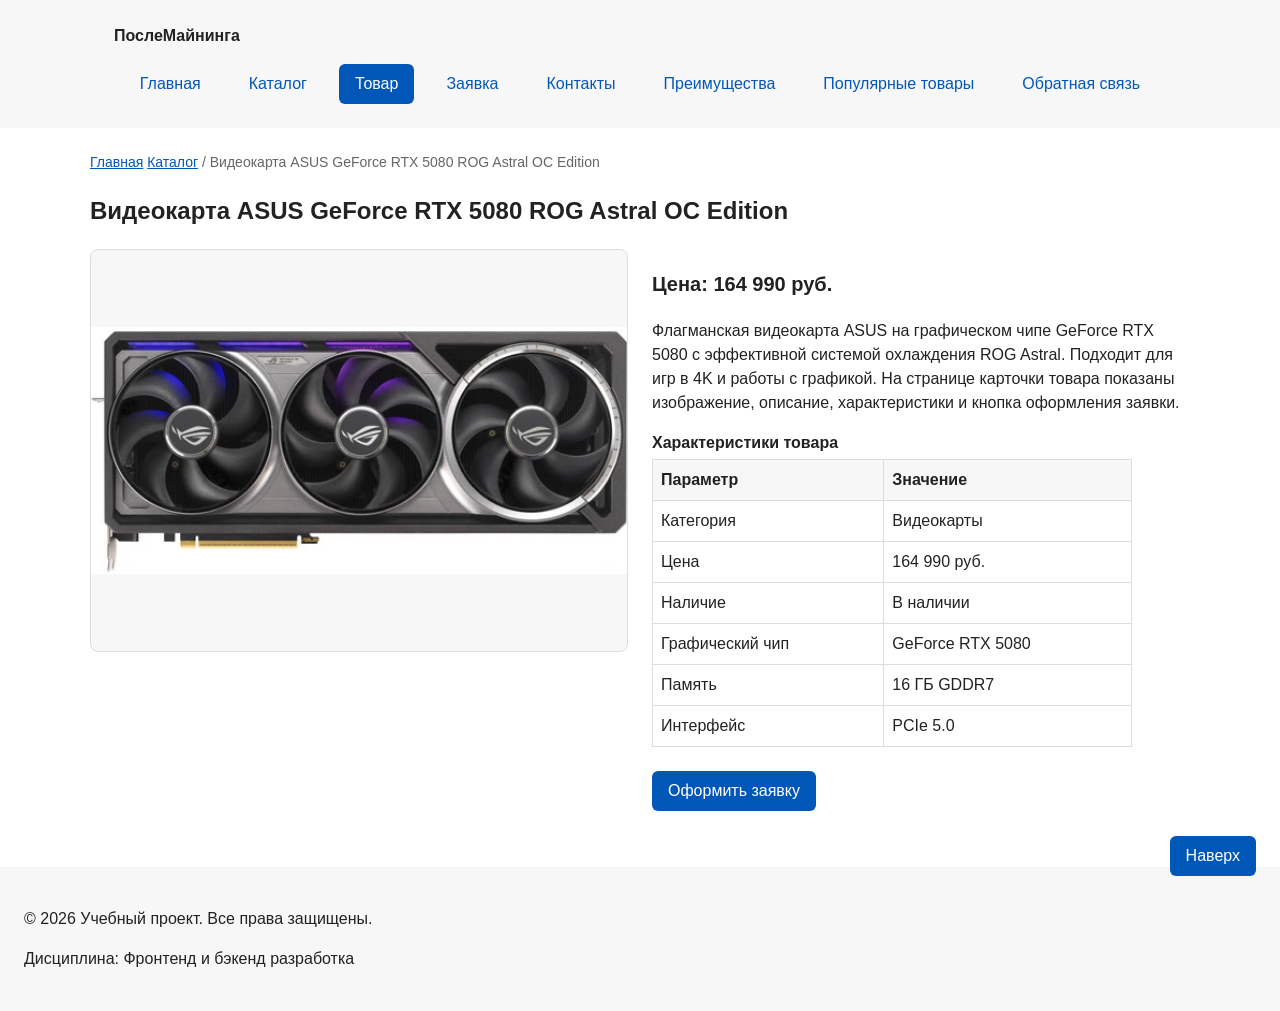
<file: product.html>
<!DOCTYPE html>
<html lang="ru">
    <head>
        <meta charset="UTF-8">
        <meta name="viewport" content="width=device-width, initial-scale=1.0">
        <meta name="description" content="Карточка товара учебного интернет-магазина.">
        <title>Видеокарта ASUS GeForce RTX 5080 ROG Astral OC Edition — Учебный интернет-магазин</title>
        <link rel="stylesheet" href="css/style.css">
        <script src="js/product.js" defer></script>
    </head>
    <body id="top">
        <header class="site-header">
            <div class="site-header__inner">
                <a class="site-header__logo" href="index.html">ПослеМайнинга</a>
                <nav class="site-nav" aria-label="Основная навигация">
                    <ul class="site-nav__list">
                        <li class="site-nav__item">
                            <a class="site-nav__link" href="index.html">Главная</a>
                        </li>
                        <li class="site-nav__item">
                            <a class="site-nav__link" href="catalog.html">Каталог</a>
                        </li>
                        <li class="site-nav__item">
                            <a class="site-nav__link site-nav__link--active" href="product.html">Товар</a>
                        </li>
                        <li class="site-nav__item">
                            <a class="site-nav__link" href="order.html">Заявка</a>
                        </li>
                        <li class="site-nav__item">
                            <a class="site-nav__link" href="contacts.html">Контакты</a>
                        </li>
                        <li class="site-nav__item">
                            <a class="site-nav__link" href="index.html#advantages">Преимущества</a>
                        </li>
                        <li class="site-nav__item">
                            <a class="site-nav__link" href="index.html#popular">Популярные товары</a>
                        </li>
                        <li class="site-nav__item">
                            <a class="site-nav__link" href="index.html#contacts">Обратная связь</a>
                        </li>
                    </ul>
                </nav>
            </div>
        </header>

        <main>
            <nav class="breadcrumbs" aria-label="Хлебные крошки">
                <a class="breadcrumbs__link" href="index.html">Главная</a>
                <a class="breadcrumbs__link" href="catalog.html">Каталог</a>
                <span class="breadcrumbs__current" id="product-breadcrumb">Видеокарта ASUS GeForce RTX 5080 ROG Astral OC Edition</span>
            </nav>

            <section class="section">
                <h1 id="product-title">Видеокарта ASUS GeForce RTX 5080 ROG Astral OC Edition</h1>

                <div class="product-layout">
                    <div class="product-photo">
                        <img
                            class="product-photo__image"
                            id="product-image"
                            src="images/Видеокарта ASUS GeForce RTX 5080 ROG Astral OC Edition.webp"
                            alt="Видеокарта ASUS GeForce RTX 5080 ROG Astral OC Edition"
                            width="500"
                            height="230"
                        >
                    </div>

                    <div class="product-details">
                        <p class="product-details__price" id="product-price">Цена: 164 990 руб.</p>
                        <p id="product-description">
                            Флагманская видеокарта ASUS на графическом чипе GeForce RTX 5080
                            с эффективной системой охлаждения ROG Astral. Подходит для игр
                            в 4K и работы с графикой. На странице карточки товара показаны
                            изображение, описание, характеристики и кнопка оформления заявки.
                        </p>

                        <table class="product-table">
                            <caption>Характеристики товара</caption>
                            <thead>
                                <tr>
                                    <th>Параметр</th>
                                    <th>Значение</th>
                                </tr>
                            </thead>
                            <tbody>
                                <tr>
                                    <td>Категория</td>
                                    <td>Видеокарты</td>
                                </tr>
                                <tr>
                                    <td>Цена</td>
                                    <td id="spec-price">164 990 руб.</td>
                                </tr>
                                <tr>
                                    <td>Наличие</td>
                                    <td>В наличии</td>
                                </tr>
                                <tr>
                                    <td>Графический чип</td>
                                    <td id="spec-chip">GeForce RTX 5080</td>
                                </tr>
                                <tr>
                                    <td>Память</td>
                                    <td id="spec-memory">16 ГБ GDDR7</td>
                                </tr>
                                <tr>
                                    <td>Интерфейс</td>
                                    <td id="spec-interface">PCIe 5.0</td>
                                </tr>
                            </tbody>
                        </table>

                        <a class="button button--primary" href="order.html">Оформить заявку</a>
                    </div>
                </div>
            </section>
        </main>

        <footer class="site-footer" id="contacts">
            <p>&copy; 2026 Учебный проект. Все права защищены.</p>
            <p>Дисциплина: Фронтенд и бэкенд разработка</p>
        </footer>

        <a class="scroll-up" href="#top">Наверх</a>
    </body>
</html>
</file>
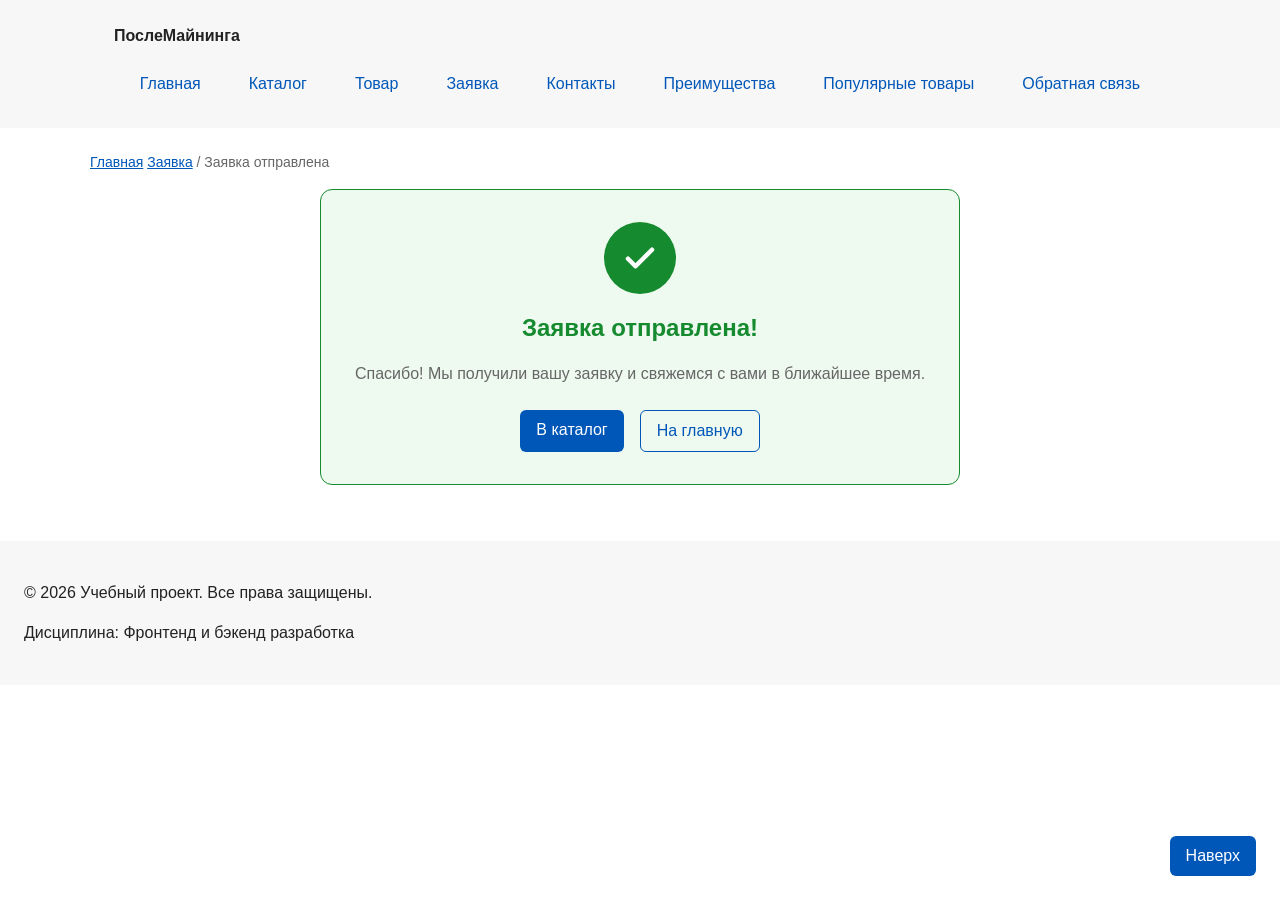
<file: success.html>
<!DOCTYPE html>
<html lang="ru">
    <head>
        <meta charset="UTF-8">
        <meta name="viewport" content="width=device-width, initial-scale=1.0">
        <meta name="description" content="Заявка успешно отправлена в учебном интернет-магазине.">
        <title>Заявка отправлена — Учебный интернет-магазин</title>
        <link rel="stylesheet" href="css/style.css">
        <script src="js/success.js" defer></script>
    </head>
    <body id="top">
        <header class="site-header">
            <div class="site-header__inner">
                <a class="site-header__logo" href="index.html">ПослеМайнинга</a>
                <nav class="site-nav" aria-label="Основная навигация">
                    <ul class="site-nav__list">
                        <li class="site-nav__item">
                            <a class="site-nav__link" href="index.html">Главная</a>
                        </li>
                        <li class="site-nav__item">
                            <a class="site-nav__link" href="catalog.html">Каталог</a>
                        </li>
                        <li class="site-nav__item">
                            <a class="site-nav__link" href="product.html">Товар</a>
                        </li>
                        <li class="site-nav__item">
                            <a class="site-nav__link" href="order.html">Заявка</a>
                        </li>
                        <li class="site-nav__item">
                            <a class="site-nav__link" href="contacts.html">Контакты</a>
                        </li>
                        <li class="site-nav__item">
                            <a class="site-nav__link" href="index.html#advantages">Преимущества</a>
                        </li>
                        <li class="site-nav__item">
                            <a class="site-nav__link" href="index.html#popular">Популярные товары</a>
                        </li>
                        <li class="site-nav__item">
                            <a class="site-nav__link" href="index.html#contacts">Обратная связь</a>
                        </li>
                    </ul>
                </nav>
            </div>
        </header>

        <main>
            <nav class="breadcrumbs" aria-label="Хлебные крошки">
                <a class="breadcrumbs__link" href="index.html">Главная</a>
                <a class="breadcrumbs__link" href="order.html">Заявка</a>
                <span class="breadcrumbs__current">Заявка отправлена</span>
            </nav>

            <section class="section">
                <div class="success">
                    <span class="success__icon" aria-hidden="true">
                        <svg width="36" height="36" viewBox="0 0 24 24" fill="none" stroke="currentColor" stroke-width="3" stroke-linecap="round" stroke-linejoin="round">
                            <path d="M4 12.5 9 17.5 20 6.5"></path>
                        </svg>
                    </span>
                    <h1 class="success__title">Заявка отправлена!</h1>
                    <p class="success__text" id="success-text">
                        Спасибо! Мы получили вашу заявку и свяжемся с вами в ближайшее время.
                    </p>
                    <div class="success__actions">
                        <a class="button button--primary" href="catalog.html">В каталог</a>
                        <a class="button button--secondary" href="index.html">На главную</a>
                    </div>
                </div>
            </section>
        </main>

        <footer class="site-footer" id="contacts">
            <p>&copy; 2026 Учебный проект. Все права защищены.</p>
            <p>Дисциплина: Фронтенд и бэкенд разработка</p>
        </footer>

        <a class="scroll-up" href="#top">Наверх</a>
    </body>
</html>
</file>
<file: css/style.css>
/* ===============================
   1. Переменные проекта
   =============================== */

:root {
  /* Основные цвета проекта */
  --color-bg: #ffffff;
  --color-text: #222222;
  --color-muted: #666666;
  --color-primary: #0057b8;
  --color-primary-dark: #003f86;
  --color-border: #dddddd;
  --color-surface: #f7f7f7;
  --color-surface-accent: #eef5ff;
  --color-danger: #b00020;
  --color-success: #168a2f;
  --color-success-bg: #eefaf0;
  --color-white: #ffffff;

  /* Отступы */
  --space-xs: 4px;
  --space-sm: 8px;
  --space-md: 16px;
  --space-lg: 24px;
  --space-xl: 32px;

  /* Скругления */
  --radius-sm: 6px;
  --radius-md: 8px;
  --radius-lg: 12px;

  /* Размеры */
  --container-width: 1100px;
}

/* ===============================
   2. Базовые стили
   =============================== */

* {
  box-sizing: border-box;
}

html {
  scroll-behavior: smooth;
}

body {
  margin: 0;
  font-family: Arial, sans-serif;
  line-height: 1.5;
  color: var(--color-text);
  background-color: var(--color-bg);
}


/* ===============================
   3. Общие элементы интерфейса
   =============================== */

a {
  color: var(--color-primary);
}

a:hover {
  color: var(--color-primary-dark);
}

a:focus-visible {
  outline: 2px solid var(--color-primary);
  outline-offset: 3px;
}


main {
  padding: var(--space-lg);
}


/* ===============================
   4. Компоненты страницы
   =============================== */

.site-header {
  background-color: var(--color-surface);
}

.site-header__inner {
  max-width: var(--container-width);
  margin: 0 auto;
  padding: var(--space-lg);
}

.site-header__logo {
  font-weight: 700;
  color: var(--color-text);
  text-decoration: none;
}

/*
  Строим меню навигации с помощью Flexbox: выравниваем
  пункты по центру и задаём расстояние между ними через gap.
*/
.site-nav__list {
  display: flex;
  flex-wrap: wrap;
  justify-content: center;
  align-items: center;
  gap: var(--space-md);
  padding: 0;
  margin: var(--space-md) 0 0;
  list-style: none;
}

/*
  Оформляем ссылки меню как кнопки.
*/
.site-nav__link {
  display: inline-block;
  padding: var(--space-sm) var(--space-md);
  color: var(--color-primary);
  text-decoration: none;
  border-radius: var(--radius-sm);
}

/*
  При наведении мыши подсвечиваем ссылку меню.
  Подробно состояния интерфейса будут рассмотрены в практической работе 1.7.
*/
.site-nav__link:hover {
  color: var(--color-white);
  background-color: var(--color-primary);
}

.site-nav__link:focus-visible {
  outline: 2px solid var(--color-primary);
  outline-offset: 3px;
}

/*
  Модификатор активной ссылки — текущий раздел сайта.
*/
.site-nav__link--active {
  color: var(--color-white);
  background-color: var(--color-primary);
}


.site-footer {
  padding: var(--space-lg);
  background-color: var(--color-surface);
}

.button {
  display: inline-block;
  padding: var(--space-sm) var(--space-md);
  border: none;
  border-radius: var(--radius-sm);
  font: inherit;
  text-decoration: none;
  cursor: pointer;
}

.button--primary {
  color: var(--color-white);
  background-color: var(--color-primary);
}

.button--primary:hover {
  background-color: var(--color-primary-dark);
}

.button--secondary {
  color: var(--color-primary);
  background-color: transparent;
  border: 1px solid var(--color-primary);
}

.button--secondary:hover {
  color: var(--color-white);
  background-color: var(--color-primary);
}

.button:focus-visible {
  outline: 2px solid var(--color-primary);
  outline-offset: 3px;
}

.button:disabled,
.button--disabled {
  opacity: 0.6;
  cursor: not-allowed;
}
.hero {
  max-width: var(--container-width);
  min-height: 100vh;
  margin: 0 auto var(--space-xl);
  padding: var(--space-xl) var(--space-lg);
  background-color: var(--color-surface-accent);
  background-image:
    url("../images/Видеокарта ASUS GeForce RTX 5080 ROG Astral OC Edition.webp");
  background-repeat: no-repeat;
  background-position: center;
  background-size: cover;
  border-radius: var(--radius-lg);
}
  
.section {
  max-width: var(--container-width);
  margin: 0 auto var(--space-xl);
}

.breadcrumbs {
  max-width: var(--container-width);
  margin: 0 auto var(--space-md);
  font-size: 14px;
  color: var(--color-muted);
}

.breadcrumbs__link {
  color: var(--color-primary);
}

.breadcrumbs__current::before {
  content: " / ";
  color: var(--color-muted);
}

:target {
  outline: 2px dashed var(--color-primary);
  outline-offset: 4px;
}

.section h2 {
  margin-top: 0;
}

/*
  Каркас страницы каталога на CSS Grid: слева блок фильтров,
  справа сетка товаров. Расположение областей задаём через
  grid-template-areas.
*/
.catalog-layout {
  display: grid;
  grid-template-columns: 260px 1fr;
  grid-template-areas:
    "filters products";
  gap: var(--space-lg);
  max-width: var(--container-width);
  margin: 0 auto var(--space-xl);
}

.catalog-filters {
  grid-area: filters;
  position: sticky;
  top: var(--space-md);
  align-self: start;
  padding: var(--space-md);
  border: 1px solid var(--color-border);
  border-radius: var(--radius-md);
  background-color: var(--color-surface);
}

.catalog-filters h2 {
  margin-top: 0;
}

.catalog-products {
  grid-area: products;
}

.filters-form {
  display: grid;
  gap: var(--space-md);
}

.filters-form fieldset {
  margin: 0;
  padding: var(--space-sm) var(--space-sm) var(--space-md);
  border: 1px solid var(--color-border);
  border-radius: var(--radius-sm);
}

.filters-form legend {
  font-weight: 700;
}

.filters-form label {
  display: block;
  margin-bottom: var(--space-sm);
}

.filters-form input[type="number"] {
  width: 100%;
  padding: 6px 8px;
  border: 1px solid var(--color-border);
  border-radius: var(--radius-sm);
  font: inherit;
}

/*
  Сетка карточек товаров на CSS Grid: три колонки равной ширины.
*/
.products-grid {
  display: grid;
  grid-template-columns: repeat(3, 1fr);
  gap: var(--space-lg);
}

/*
  Внутри карточки используем Flexbox: колонка растягивается
  на всю высоту, кнопка прижимается к нижнему краю.
*/
.product-card {
  position: relative;
  display: flex;
  flex-direction: column;
  gap: var(--space-sm);
  padding: var(--space-md);
  border: 1px solid var(--color-border);
  border-radius: var(--radius-md);
  background-color: var(--color-bg);
}

.product-card:hover {
  border-color: var(--color-primary);
}

.product-card--featured {
  border-color: var(--color-primary);
}

.product-card--discount {
  border-color: var(--color-danger);
}

/*
  Бейдж карточки позиционируется абсолютно
  относительно блока product-card.
*/
.product-card__badge {
  position: absolute;
  top: var(--space-sm);
  right: var(--space-sm);
  padding: 4px 8px;
  color: var(--color-white);
  background-color: var(--color-primary);
  border-radius: var(--radius-sm);
  font-size: 12px;
}

.product-card__badge--new {
  background-color: var(--color-success);
}

.product-card__badge--discount {
  background-color: var(--color-danger);
}

.product-card__image {
  display: block;
  width: 100%;
  height: 180px;
  object-fit: contain;
  background-color: var(--color-surface);
  border-radius: var(--radius-sm);
}

.product-card__title {
  margin: 0;
  color: var(--color-text);
}

.product-card__description {
  margin: 0;
  color: var(--color-muted);
}

.product-card__price {
  margin: 0;
  font-weight: 700;
}

.product-card--discount .product-card__price {
  color: var(--color-danger);
}

.product-card__button {
  margin-top: auto;
  align-self: flex-start;
}

/*
  Фиксированная кнопка «Наверх»;
  z-index поднимает её над остальным контентом страницы.
*/
.scroll-up {
  position: fixed;
  right: var(--space-lg);
  bottom: var(--space-lg);
  z-index: 50;
  padding: var(--space-sm) var(--space-md);
  color: var(--color-white);
  background-color: var(--color-primary);
  text-decoration: none;
  border-radius: var(--radius-sm);
}

.scroll-up:hover {
  background-color: var(--color-primary-dark);
}

/*
  Двухколоночная раскладка страницы товара.
*/
.product-layout {
  display: grid;
  grid-template-columns: 1fr 1fr;
  gap: var(--space-lg);
}

.product-photo__image {
  display: block;
  width: 100%;
  aspect-ratio: 4 / 3;
  height: auto;
  object-fit: contain;
  background-color: var(--color-surface);
  border: 1px solid var(--color-border);
  border-radius: var(--radius-md);
}

.product-details__price {
  font-size: 20px;
  font-weight: 700;
}

/*
  Таблица характеристик товара.
*/
.product-table {
  width: 100%;
  max-width: 480px;
  margin-bottom: var(--space-lg);
  border-collapse: collapse;
}

.product-table caption {
  padding-bottom: var(--space-xs);
  text-align: left;
  font-weight: 700;
}

.product-table th,
.product-table td {
  padding: var(--space-sm);
  border: 1px solid var(--color-border);
  text-align: left;
}

.product-table th {
  background-color: var(--color-surface);
}

.aside-info {
  max-width: var(--container-width);
  margin: 0 auto var(--space-xl);
  padding: var(--space-md);
  border-left: 4px solid var(--color-primary);
  background-color: var(--color-surface);
}



/* ===============================
   5. Форма и модальное окно
   =============================== */

.order-dialog {
  width: min(100% - 32px, 560px);
  padding: var(--space-lg);
  border: none;
  border-radius: var(--radius-lg);
}

.order-dialog::backdrop {
  background-color: rgba(0, 0, 0, 0.5);
}

.order-dialog__title {
  margin-top: 0;
}

.order-form__field {
  margin-bottom: var(--space-md);
}

.order-form__label {
  display: block;
  margin-bottom: var(--space-xs);
}

.order-form__input,
.order-form__select,
.order-form__textarea {
  width: 100%;
  padding: 10px 12px;
  border: 1px solid var(--color-border);
  border-radius: var(--radius-sm);
  font: inherit;
}

.order-form__input[type="checkbox"] {
  width: auto;
}

.order-form__hint {
  display: block;
  margin-top: var(--space-xs);
  color: var(--color-muted);
}

.order-form__input:hover,
.order-form__select:hover,
.order-form__textarea:hover {
  border-color: var(--color-primary);
}

.order-form__input:focus-visible,
.order-form__select:focus-visible,
.order-form__textarea:focus-visible {
  outline: 2px solid var(--color-primary);
  outline-offset: 3px;
}

.order-form__actions {
  display: flex;
  gap: var(--space-md);
  margin-top: var(--space-lg);
}

[aria-invalid="true"] {
  border-color: var(--color-danger);
}

/* ===============================
   6. Страница успешной отправки
   =============================== */

.success {
  display: flex;
  flex-direction: column;
  align-items: center;
  gap: var(--space-md);
  max-width: 640px;
  margin: 0 auto;
  padding: var(--space-xl);
  text-align: center;
  background-color: var(--color-success-bg);
  border: 1px solid var(--color-success);
  border-radius: var(--radius-lg);
}

.success__icon {
  display: flex;
  align-items: center;
  justify-content: center;
  width: 72px;
  height: 72px;
  border-radius: 50%;
  color: var(--color-white);
  background-color: var(--color-success);
}

.success__title {
  margin: 0;
  color: var(--color-success);
}

.success__text {
  margin: 0;
  color: var(--color-muted);
}

.success__actions {
  display: flex;
  flex-wrap: wrap;
  gap: var(--space-md);
  justify-content: center;
  margin-top: var(--space-sm);
}

/* ===============================
   7. Адаптивность
   =============================== */

@media (max-width: 900px) {
  .catalog-layout {
    grid-template-columns: 1fr;
    grid-template-areas:
      "filters"
      "products";
  }

  .catalog-filters {
    position: static;
  }

  .products-grid {
    grid-template-columns: repeat(2, 1fr);
  }

  .product-layout {
    grid-template-columns: 1fr;
  }

  .product-table {
    max-width: 100%;
  }
}

@media (max-width: 600px) {
  main {
    padding: var(--space-md);
  }

  .site-header__inner,
  .site-footer {
    padding: var(--space-md);
  }

  .hero {
    padding: var(--space-lg) var(--space-md);
  }

  .site-nav__list {
    gap: var(--space-xs);
  }

  .site-nav__link {
    padding: var(--space-xs) var(--space-sm);
  }

  .products-grid {
    grid-template-columns: 1fr;
  }

  .order-dialog {
    width: min(100% - 16px, 560px);
  }
}
</file>
